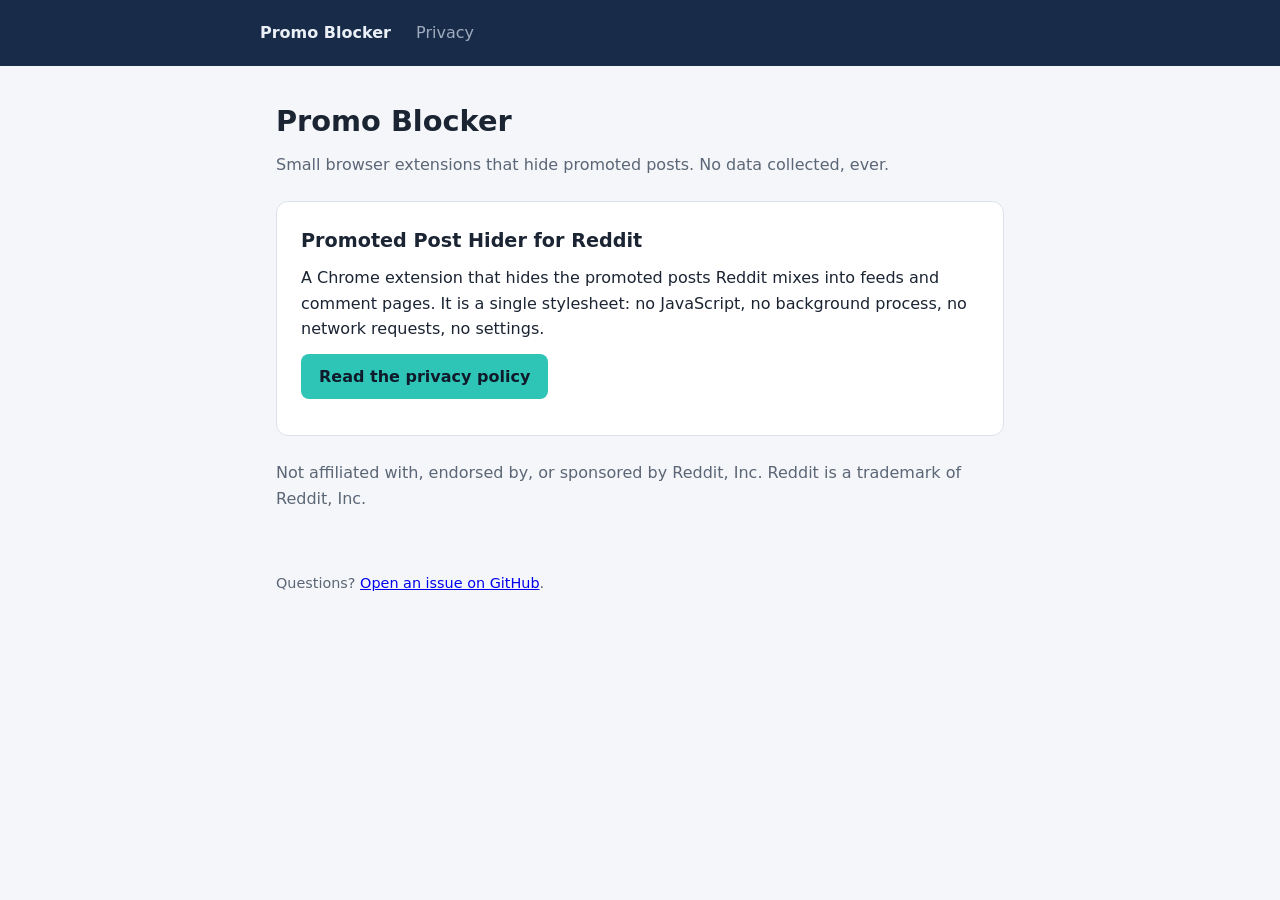
<file: index.html>
<!doctype html>
<html lang="en">
<head>
  <meta charset="utf-8">
  <meta name="viewport" content="width=device-width, initial-scale=1">
  <title>Promo Blocker</title>
  <meta name="description" content="Promo Blocker makes small browser extensions that hide promoted posts. Home of Promoted Post Hider for Reddit.">
  <link rel="icon" href="data:image/svg+xml,%3Csvg xmlns=%27http://www.w3.org/2000/svg%27 viewBox=%270 0 64 64%27%3E%3Crect width=%2764%27 height=%2764%27 rx=%2714%27 fill=%27%23182c4a%27/%3E%3Crect x=%2716%27 y=%2720%27 width=%2732%27 height=%2724%27 rx=%274%27 fill=%27%23fff%27/%3E%3Cpath d=%27M14 50 50 14%27 stroke=%27%232ec4b6%27 stroke-width=%276%27 stroke-linecap=%27round%27/%3E%3C/svg%3E">
  <link rel="stylesheet" href="/styles.css">
</head>
<body>
  <header>
    <div class="inner">
      <a href="/">Promo Blocker</a>
      <nav><a href="/privacy/">Privacy</a></nav>
    </div>
  </header>
  <main>
    <h1>Promo Blocker</h1>
    <p class="muted">Small browser extensions that hide promoted posts. No data collected, ever.</p>

    <div class="card">
      <h2>Promoted Post Hider for Reddit</h2>
      <p>A Chrome extension that hides the promoted posts Reddit mixes into feeds and comment pages. It is a single stylesheet: no JavaScript, no background process, no network requests, no settings.</p>
      <p><a class="button" href="/privacy/">Read the privacy policy</a></p>
    </div>

    <p class="muted">Not affiliated with, endorsed by, or sponsored by Reddit, Inc. Reddit is a trademark of Reddit, Inc.</p>
  </main>
  <footer>
    Questions? <a href="https://github.com/Promo-Blocker/promo-blocker.github.io/issues">Open an issue on GitHub</a>.
  </footer>
</body>
</html>
</file>
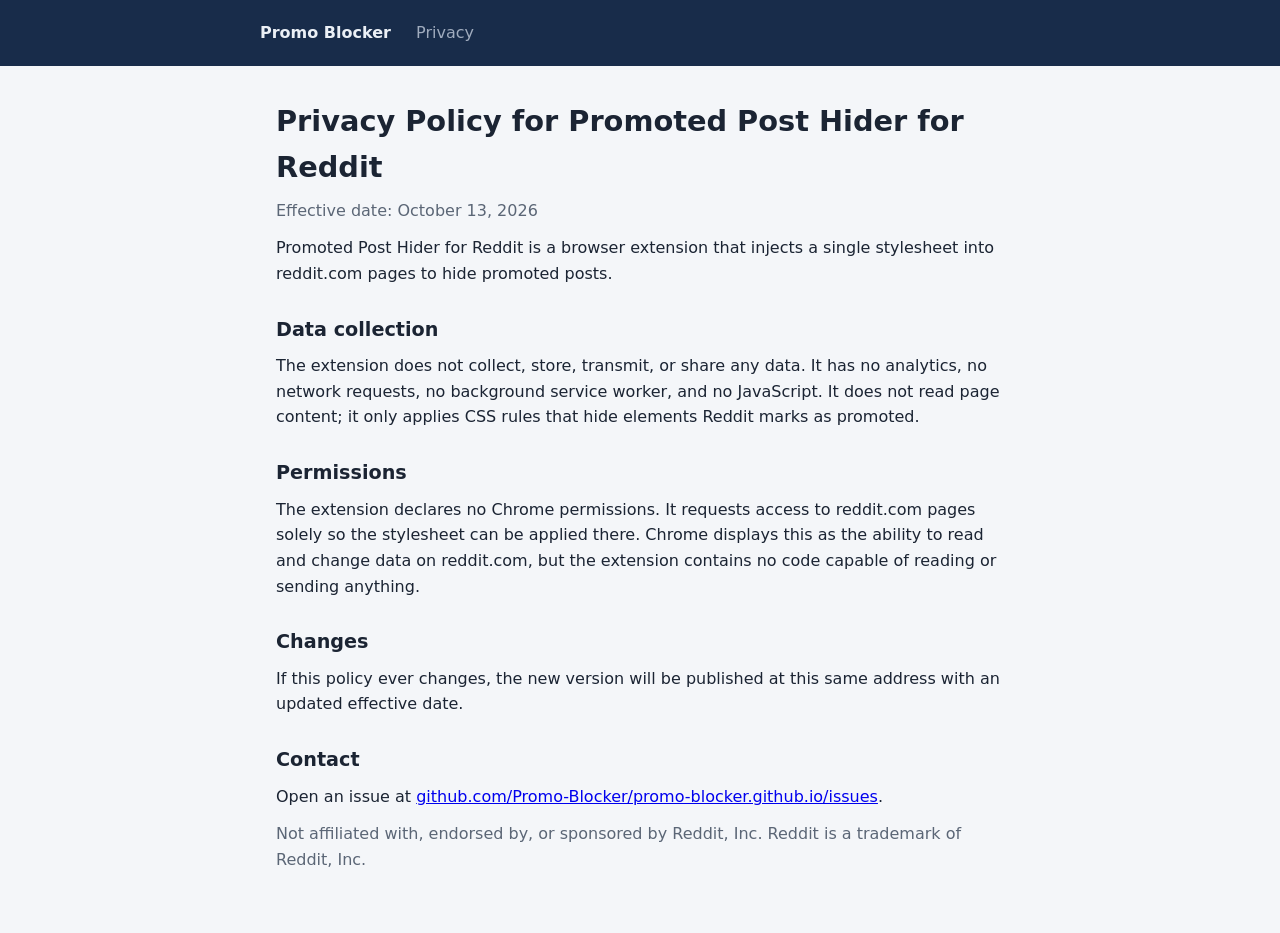
<file: privacy/index.html>
<!doctype html>
<html lang="en">
<head>
  <meta charset="utf-8">
  <meta name="viewport" content="width=device-width, initial-scale=1">
  <title>Privacy Policy for Promoted Post Hider for Reddit</title>
  <meta name="description" content="Privacy policy for Promoted Post Hider for Reddit. The extension collects no data.">
  <link rel="icon" href="data:image/svg+xml,%3Csvg xmlns=%27http://www.w3.org/2000/svg%27 viewBox=%270 0 64 64%27%3E%3Crect width=%2764%27 height=%2764%27 rx=%2714%27 fill=%27%23182c4a%27/%3E%3Crect x=%2716%27 y=%2720%27 width=%2732%27 height=%2724%27 rx=%274%27 fill=%27%23fff%27/%3E%3Cpath d=%27M14 50 50 14%27 stroke=%27%232ec4b6%27 stroke-width=%276%27 stroke-linecap=%27round%27/%3E%3C/svg%3E">
  <link rel="stylesheet" href="/styles.css">
</head>
<body>
  <header>
    <div class="inner">
      <a href="/">Promo Blocker</a>
      <nav><a href="/privacy/">Privacy</a></nav>
    </div>
  </header>
  <main>
    <h1>Privacy Policy for Promoted Post Hider for Reddit</h1>
    <p class="muted">Effective date: October 13, 2026</p>

    <p>Promoted Post Hider for Reddit is a browser extension that injects a single stylesheet into reddit.com pages to hide promoted posts.</p>

    <h2>Data collection</h2>
    <p>The extension does not collect, store, transmit, or share any data. It has no analytics, no network requests, no background service worker, and no JavaScript. It does not read page content; it only applies CSS rules that hide elements Reddit marks as promoted.</p>

    <h2>Permissions</h2>
    <p>The extension declares no Chrome permissions. It requests access to reddit.com pages solely so the stylesheet can be applied there. Chrome displays this as the ability to read and change data on reddit.com, but the extension contains no code capable of reading or sending anything.</p>

    <h2>Changes</h2>
    <p>If this policy ever changes, the new version will be published at this same address with an updated effective date.</p>

    <h2>Contact</h2>
    <p>Open an issue at <a href="https://github.com/Promo-Blocker/promo-blocker.github.io/issues">github.com/Promo-Blocker/promo-blocker.github.io/issues</a>.</p>

    <p class="muted">Not affiliated with, endorsed by, or sponsored by Reddit, Inc. Reddit is a trademark of Reddit, Inc.</p>
  </main>
</body>
</html>
</file>
<file: styles.css>
:root {
  --bg: #f4f6f9;
  --card: #ffffff;
  --text: #1b2433;
  --muted: #5b6676;
  --navy: #182c4a;
  --accent: #2ec4b6;
  --border: #dde2ea;
}

@media (prefers-color-scheme: dark) {
  :root {
    --bg: #0f1a2b;
    --card: #15243d;
    --text: #ebf0f6;
    --muted: #a0acbe;
    --navy: #182c4a;
    --border: #27405f;
  }
}

* { box-sizing: border-box; }

body {
  margin: 0;
  font-family: "Segoe UI", system-ui, -apple-system, sans-serif;
  background: var(--bg);
  color: var(--text);
  line-height: 1.6;
}

header {
  background: var(--navy);
  color: #ebf0f6;
  padding: 20px 16px;
}

header .inner,
main,
footer {
  max-width: 760px;
  margin: 0 auto;
}

header a { color: inherit; text-decoration: none; font-weight: 600; }
header nav { display: inline; }
header nav a { margin-left: 20px; font-weight: 400; color: #a0acbe; }
header nav a:hover { color: #ebf0f6; }

main { padding: 32px 16px 48px; }

h1 { font-size: 1.8rem; margin: 0 0 8px; }
h2 { font-size: 1.2rem; margin: 28px 0 8px; }
p, li { margin: 0 0 12px; }
.muted { color: var(--muted); }

.card {
  background: var(--card);
  border: 1px solid var(--border);
  border-radius: 12px;
  padding: 24px;
  margin: 24px 0;
}

.card h2 { margin-top: 0; }

.button {
  display: inline-block;
  background: var(--accent);
  color: #0f1a2b;
  padding: 10px 18px;
  border-radius: 8px;
  text-decoration: none;
  font-weight: 600;
}

footer {
  padding: 0 16px 40px;
  color: var(--muted);
  font-size: 0.9rem;
}
</file>
